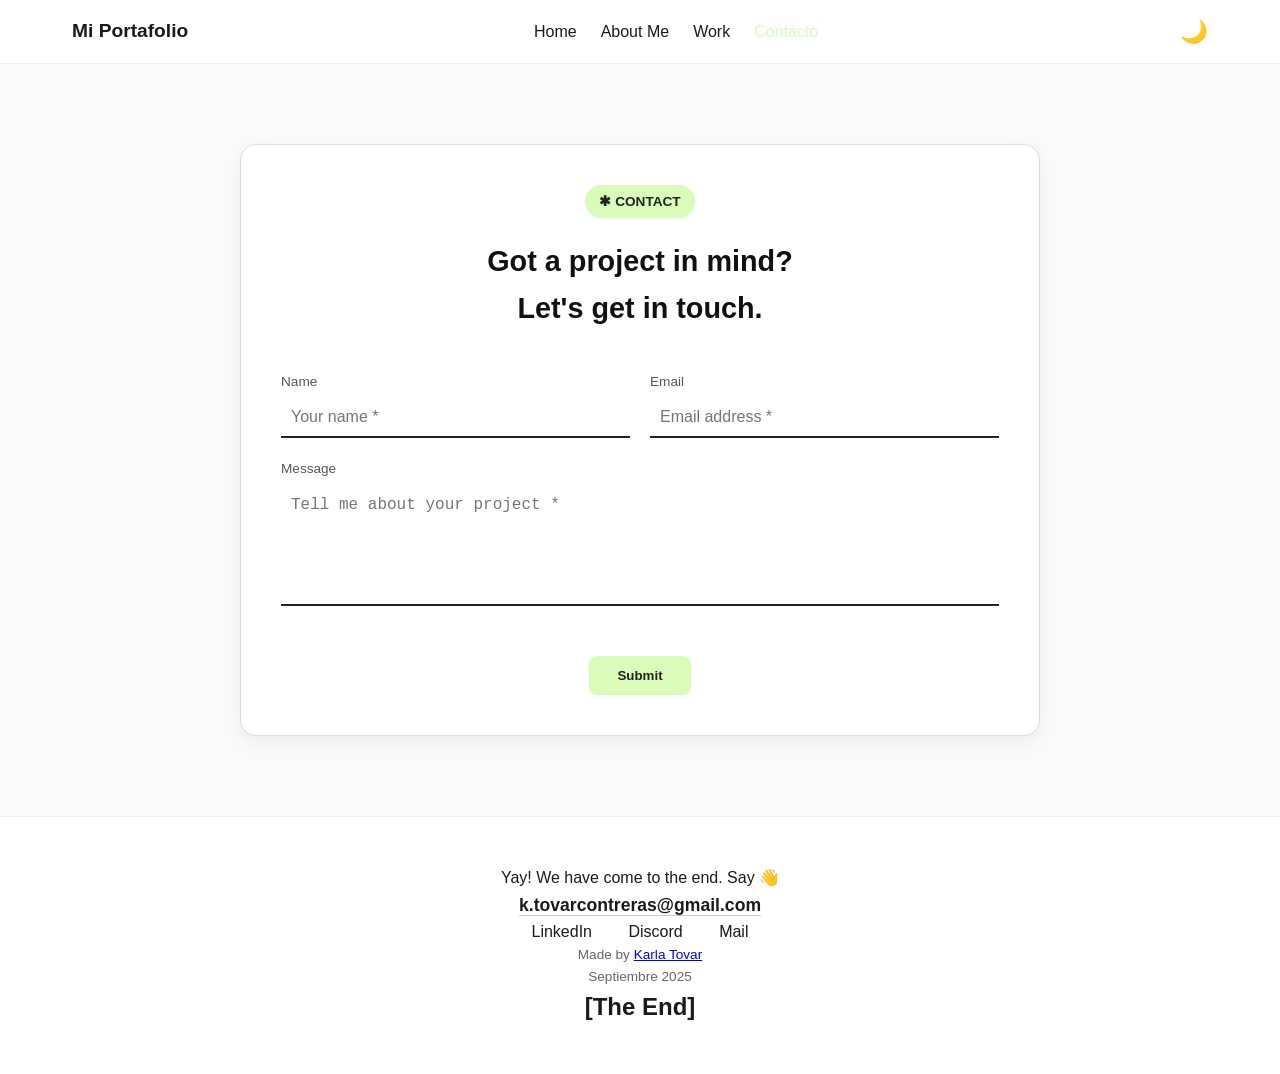
<file: contact.html>
<!DOCTYPE html>
<html lang="es">
<head>
  <meta charset="UTF-8">
  <meta name="viewport" content="width=device-width, initial-scale=1.0">
  <title>Contacto</title>
  <link rel="stylesheet" href="css/styles.css">
</head>
<body>
  <header>
    <nav class="navbar">
      <div class="logo">Mi Portafolio</div>
      <ul class="nav-links" id="navLinks">
        <li><a href="index.html">Home</a></li>
        <li><a href="about.html">About Me</a></li>
        <li><a href="work.html">Work</a></li>
        <li><a href="contact.html" class="active">Contacto</a></li>
      </ul>
      <button class="menu-toggle" id="menuToggle">
        <span></span><span></span><span></span>
      </button>
      <button class="dark-btn" id="darkBtn">🌙</button>
    </nav>
  </header>

  <section class="contact fade-in">
    <div class="contact-box">
      <h2 class="contact-title">✱ CONTACT</h2>
      <h3 class="contact-subtitle">Got a project in mind?<br>Let's get in touch.</h3>
  
      <form class="contact-form">
        <div class="form-group">
          <label for="name">Name</label>
          <input type="text" id="name" placeholder="Your name *" required>
        </div>
  
        <div class="form-group">
          <label for="email">Email</label>
          <input type="email" id="email" placeholder="Email address *" required>
        </div>
  
        <div class="form-group full-width">
          <label for="message">Message</label>
          <textarea id="message" placeholder="Tell me about your project *" required></textarea>
        </div>
  
        <div class="form-submit">
          <button type="submit">Submit</button>
        </div>
      </form>
    </div>
  </section>
  

  <footer>
    <div class="footer-top">
      <p>Yay! We have come to the end. Say 👋</p>
      <a href="mailto:tuemail@gmail.com" class="footer-email">k.tovarcontreras@gmail.com</a>
    </div>
    <div class="footer-links">
      <a href="#">LinkedIn</a>
      <a href="#">Discord</a>
      <a href="#">Mail</a>
    </div>
    <div class="footer-meta">
      <p>Made by <a href="#">Karla Tovar</a></p>
      <p>Septiembre 2025</p>
    </div>
    <div class="footer-end">
      <h2>[The End]</h2>
    </div>
  </footer>

  <script src="js/script.js"></script>
</body>
</html>
</file>
<file: css/styles.css>
/* ========= RESET ========= */
* {
  margin: 0;
  padding: 0;
  box-sizing: border-box;
}
body {
  font-family: 'Inter', sans-serif;
  color: #1a1a1a;
  line-height: 1.6;
  background-color: #fdfdfd;
}

/* ========= NAVBAR ========= */
header {
  width: 100%;
  background: #ffffff;
  border-bottom: 1px solid #eee;
  position: sticky;
  top: 0;
  z-index: 100;
}
.navbar {
  max-width: 1200px;
  margin: auto;
  padding: 1rem 2rem;
  display: flex;
  justify-content: space-between;
  align-items: center;
}
.logo {
  font-weight: 700;
  font-size: 1.2rem;
}
.nav-links {
  display: flex;
  list-style: none;
  gap: 1.5rem;
}
.nav-links a {
  text-decoration: none;
  color: #1a1a1a;
  font-weight: 500;
  transition: color .3s ease;
}
.nav-links a:hover,
.nav-links a.active {
  color: #d9fcb8;
}

/* ========= MENU SANDWICH ========= */
.menu-toggle {
  display: none;
  flex-direction: column;
  justify-content: space-between;
  width: 28px;
  height: 20px;
  background: none;
  border: none;
  cursor: pointer;
}

/* Barras del ícono */
.menu-toggle span {
  display: block;
  height: 3px;
  width: 100%;
  background: #111; /* negro en light mode */
  border-radius: 3px;
  transition: 0.3s ease;
}

/* Animación al cambiar a X */
.menu-toggle.active span:nth-child(1) {
  transform: rotate(45deg) translateY(8px);
}
.menu-toggle.active span:nth-child(2) {
  opacity: 0;
}
.menu-toggle.active span:nth-child(3) {
  transform: rotate(-45deg) translateY(-8px);
}

/* Responsive menú */
@media (max-width: 768px) {
  .menu-toggle { display: flex; }
  .nav-links {
    position: absolute;
    top: 70px;
    right: 20px;
    background: #fff;
    flex-direction: column;
    gap: 1rem;
    padding: 1rem 2rem;
    border: 1px solid #eee;
    border-radius: 12px;
    box-shadow: 0 4px 12px rgba(0,0,0,0.1);
    display: none;
  }
  .nav-links.show { display: flex; }
}

/* === DARK MODE (menu sandwich) === */
body.dark .menu-toggle span {
  background: #d9fcb8; /* verde claro en dark mode */

}


/* ========= HERO ========= */
.hero {
  max-width: 800px;
  margin: 5rem auto;
  padding: 2rem;
  text-align: center;
}
.hero h1 {
  font-size: 2.2rem;
  font-weight: 700;
  line-height: 1.3;
  color: #064e3b;
}
.hero .highlight { color: #d9fcb8; }
.hero .subtitle {
  font-size: 0.95rem;
  color: #6b7280;
  margin-top: 0.5rem;
}

/* ========= HERO NUEVO ========= */
.hero {
  max-width: 800px;
  margin: 5rem auto;
  padding: 2rem;
  text-align: center;
}

.hero-header {
  display: flex;
  flex-direction: column;
  align-items: center;
  gap: 1rem;
}

.hero-avatar {
  width: 100px;
  height: 100px;
  background: #d9fcb8; /* verde claro */
  border-radius: 50%;
  display: flex;
  align-items: center;
  justify-content: center;
  overflow: hidden;
}

.hero-avatar img {
  width: 90%;
  height: 90%;
  object-fit: cover;
  border-radius: 50%;
}

.hero h1 {
  font-size: 2.2rem;
  font-weight: 700;
  line-height: 1.3;
  color: #064e3b; /* verde oscuro */
}

.hero .line1 .highlight {
  background: #d9fcb8;
  color: #064e3b; /* verde claro */
  border-radius: 20px;
  padding-right: 8px;
}

/* === DARK MODE hero === */
body.dark .line1 .highlight {
  background: #d9fcb8; /* verde claro en dark mode */
  color: #111; 
  border-radius: 20px;
  padding-right: 8px;
}


.hero .subtitle {
  font-size: 0.95rem;
  color: #6b7280; /* gris */
  margin-top: 0.5rem;
}

/* ========= ABOUT ME ========= */
.about-section {
  max-width: 1000px;
  margin: 4rem auto;
  padding: 2rem;
}

.about-section h2 {
  font-size: 1.5rem;
  margin-bottom: 1.5rem;
  color: #064e3b;
}

.about-card {
  display: flex;
  gap: 2rem;
  background: #f9fafb;
  border-radius: 12px;
  padding: 1.5rem;
  box-shadow: 0 4px 10px rgba(0, 0, 0, 0.05);
}

.about-image {
  flex: 1;
  position: relative;
}

.about-image img {
  width: 100%;
  border-radius: 10px;
  object-fit: cover;
}

.about-icons {
  display: flex;
  justify-content: center;
  gap: 1rem;
  margin-top: 0.8rem;
}

.about-icons a {
  font-size: 1.2rem;
  color: #16a34a;;
  transition: color 0.3s ease;
}

.about-icons a:hover {
  color: #064e3b;
}

.about-content {
  flex: 2;
  display: flex;
  flex-direction: column;
  justify-content: center;
}

.about-content h3 {
  font-size: 1.8rem;
  font-weight: bold;
  color: #064e3b;
}

.about-content .role {
  font-size: 1rem;
  color: #6b7280;
  margin-bottom: 1rem;
}

.about-content p {
  margin-bottom: 1rem;
  color: #374151;
  line-height: 1.6;
}

.about-content .signature {
  font-style: italic;
  color: #9ca3af;
  margin-bottom: 1.5rem;
}

.btn-primary {
  display: inline-block;
  padding: 0.8rem 1.5rem;
  background: #d9fcb8;
  color: #111;
  font-weight: 600;
  border-radius: 8px;
  text-decoration: none;
  transition: background 0.3s ease;
}

.btn-primary:hover


/* === ABOUT PAGE === */
.about {
  padding: 60px 20px;
  max-width: 1100px;
  margin: 0 auto;
}

.about h2 {
  text-align: center;
  margin-bottom: 40px;
  font-size: 2rem;
  color: var(--text-color);
}

.about-box {
  display: flex;
  flex-wrap: wrap;
  gap: 30px;
  background: var(--bg-light, #fff);
  border-radius: 12px;
  box-shadow: 0 4px 20px rgba(0, 0, 0, 0.08);
  padding: 30px;
  align-items: center;
}

.about-text {
  flex: 1 1 50%;
  color: var(--text-color);
}

.about-text h4 {
  font-size: 1rem;
  color: var(--accent-color, #888);
  margin-bottom: 15px;
}

.about-text p {
  margin-bottom: 15px;
  line-height: 1.6;
}

.about-text blockquote {
  margin-top: 25px;
  padding-left: 20px;
  border-left: 4px solid var(--primary-color, #555);
  font-style: italic;
  color: #555;
}

.about-text .quote {
  display: block;
  font-weight: 600;
  font-size: 1.1rem;
  margin-bottom: 5px;
}

.about-text .author {
  font-size: 0.9rem;
  color: #777;
}

.about-photo {
  flex: 1 1 40%;
  text-align: center;
}

.about-photo img {
  max-width: 100%;
  border-radius: 12px;
  object-fit: cover;
  box-shadow: 0 4px 12px rgba(0, 0, 0, 0.1);
}

/* Responsive */
@media (max-width: 768px) {
  .about-box {
    flex-direction: column;
    text-align: center;
  }
  .about-text {
    flex: 1 1 100%;
  }
  .about-photo {
    flex: 1 1 100%;
  }
}

/* Featured Projects (styled like Experience in about.html) */
.experience-list {
  display: flex;
  flex-direction: column;
  gap: 20px;
}

.experience-card {
  background: #fff;
  border-radius: 12px;
  padding: 20px;
  box-shadow: 0 4px 12px rgba(0,0,0,0.05);
  display: flex;
  justify-content: space-between;
  align-items: flex-start;
  flex-wrap: wrap;
}

.experience-card.highlight {
  background: #d9fcb8; /* green highlight */
}

.experience-info {
  flex: 1 1 40%;
}

.experience-info h3 {
  font-size: 1.2rem;
  font-weight: 700;
  margin-bottom: 5px;
  color: #064420;
}

.experience-info .role {
  font-size: 0.95rem;
  color: #444;
  margin-bottom: 10px;
}

.meta {
  display: flex;
  gap: 10px;
  flex-wrap: wrap;
}

.meta span {
  background: #f0f0f0;
  padding: 5px 12px;
  border-radius: 20px;
  font-size: 0.85rem;
  color: #333;
}

.experience-card.highlight .meta span {
  background: #c7f7a6;
}

.experience-details {
  flex: 1 1 55%;
}

.experience-details ul {
  margin: 0;
  padding-left: 20px;
}

.experience-details li {
  margin-bottom: 8px;
  font-size: 0.95rem;
  color: #333;
  line-height: 1.5;
}

/* ========= INDEX Featured Projects ========= */
.work {
  padding: 60px 20px;
  max-width: 1200px;
  margin: 0 auto;
}
.work h2 {
  text-align: center;
  font-size: 2rem;
  margin-bottom: 40px;
  color: #064e3b;
}
.projects-grid {
  display: grid;
  grid-template-columns: repeat(auto-fit, minmax(320px, 1fr));
  gap: 30px;
}
.projects-grid .project-card {
  background: #fff;
  border-radius: 16px;
  overflow: hidden;
  box-shadow: 0 6px 18px rgba(0,0,0,0.06);
  transition: transform 0.3s, box-shadow 0.3s;
  display: flex;
  flex-direction: column;
}
.projects-grid .project-card:hover {
  transform: translateY(-5px);
  box-shadow: 0 10px 22px rgba(0,0,0,0.08);
}
.projects-grid .project-card img {
  width: 100%;
  height: 220px;
  object-fit: cover;
}
.projects-grid .project-content { padding: 20px; }
.projects-grid .project-category {
  font-size: 0.9rem;
  font-weight: 600;
  color: #064e3b;
  margin-bottom: 10px;
}
.projects-grid .project-content h3 {
  font-size: 1.3rem;
  margin-bottom: 10px;
  color: #111;
}
.projects-grid .tags span {
  display: inline-block;
  background: #f1f5f3;
  color: #064e3b;
  font-size: 0.8rem;
  padding: 5px 10px;
  border-radius: 6px;
  margin-right: 6px;
}
.projects-grid .card-btn {
  background: #d9fcb8;
  color: #111;
  padding: 10px 18px;
  border-radius: 8px;
  font-weight: 600;
  text-decoration: none;
}
.projects-grid .card-btn:hover { background: #c4f5a3; }

/* ========= WORK Featured Projects ========= */
.projects-section {
  padding: 60px 20px;
  max-width: 1100px;
  margin: 4rem auto;
}
.projects-section h2 {
  font-size: 2rem;
  text-align: center;
  margin-bottom: 2.5rem;
  font-weight: 700;
  color: #064e3b;
}
.projects-list {
  display: flex;
  flex-direction: column;
  gap: 2rem;
}
.project-card.enhanced {
  background: #fff;
  border: 1px solid #e5e7eb;
  border-radius: 12px;
  display: flex;
  flex-direction: row;
  overflow: hidden;
  padding: 1.5rem;
  gap: 1.5rem;
  transition: transform 0.3s ease, box-shadow 0.3s ease;
}
.project-card.enhanced:hover {
  transform: translateY(-4px);
  box-shadow: 0 6px 16px rgba(0,0,0,0.08);
}
.project-image { flex: 1; max-width: 280px; }
.project-image img { width: 100%; height: 100%; object-fit: cover; }
.project-content { flex: 2; display: flex; flex-direction: column; }
.project-category {
  font-size: 0.85rem;
  font-weight: 600;
  color: #6b7280;
  text-transform: uppercase;
  margin-bottom: 0.5rem;
}
.project-content h3 {
  font-size: 1.25rem;
  font-weight: 700;
  margin-bottom: 0.75rem;
  color: #111;
}
.project-content p { color: #374151; margin-bottom: 1rem; }
.project-tags {
  display: flex;
  gap: 0.5rem;
  flex-wrap: wrap;
  margin-bottom: 1rem;
}
.project-tags span {
  background: #f3f4f6;
  color: #374151;
  font-size: 0.8rem;
  padding: 0.25rem 0.75rem;
  border-radius: 999px;
  font-weight: 500;
}
.project-content .btn {
  align-self: flex-start;
  padding: 0.6rem 1.2rem;
  background: #d9fcb8;
  color: #111;
  font-weight: 600;
  border-radius: 8px;
  text-decoration: none;
}
.project-content .btn:hover { background: #c4f5a3; }

/* ========= FOOTER ========= */
footer {
  padding: 3rem 2rem;
  background: #fff;
  text-align: center;
  border-top: 1px solid #eee;
  color: #1a1a1a;
}
.footer-email {
  font-weight: bold;
  font-size: 1.1rem;
  color: #1a1a1a;
  text-decoration: none;
  border-bottom: 1px solid #ccc;
}
.footer-email:hover { color: #d9fcb8; border-color: #d9fcb8; }
.footer-links a {
  margin: 0 1rem;
  color: #1a1a1a;
  font-weight: 500;
  text-decoration: none;
}
.footer-links a:hover { color: #d9fcb8; }
.footer-meta { font-size: 0.85rem; color: #666; }

/* ========= DARK MODE ========= */
.dark-btn {
  background: none;
  border: none;
  font-size: 1.4rem;
  cursor: pointer;
  margin-left: 1rem;
}
body.dark {
  background: #1a1a1a;
  color: #f3f4f6;
}
body.dark header { background: #111; border-bottom: 1px solid #333; }
body.dark .nav-links a { color: #d9fcb8; }
body.dark h1, body.dark h2 { color: #fff; }

/* Index Projects */
body.dark .projects-grid .project-card { background: #111; border: 1px solid #333; }
body.dark .projects-grid .project-category { color: #d9fcb8; }
body.dark .projects-grid .project-content h3 { color: #fff; }
body.dark .projects-grid .project-content p { color: #d1d5db; }
body.dark .projects-grid .card-btn { background: #d9fcb8; color: #111; }

/* Work Projects */
body.dark .projects-list .project-card.enhanced { background: #111; border: 1px solid #333; }
body.dark .projects-list .project-category { color: #d9fcb8; }
body.dark .projects-list h3 { color: #fff; }
body.dark .projects-list p { color: #d1d5db; }
body.dark .projects-list .project-tags span {
  background: #222;
  color: #d9fcb8;
}
body.dark .projects-list .btn { background: #d9fcb8; color: #111; }

/* Footer Dark */
body.dark footer { background: #000; color: #fff; }
body.dark .footer-links a { color: #fff; }
body.dark .footer-links a:hover { color: #d9fcb8; }
body.dark .footer-email { color: #fff; border-color: #d9fcb8; }

/* === CONTACT === */
.contact {
  padding: 80px 20px;
  background: #f8f9f8;
  display: flex;
  justify-content: center;
  align-items: center;
}

.contact-box {
  background: #fff;
  border: 1px solid #ddd;
  border-radius: 16px;
  max-width: 800px;
  width: 100%;
  padding: 40px;
  text-align: center;
  box-shadow: 0 6px 18px rgba(0,0,0,0.05);
}

.contact-title {
  display: inline-block;
  background: #d9fcb8;
  color: #222;
  font-size: 0.85rem;
  font-weight: bold;
  border-radius: 20px;
  padding: 6px 14px;
  margin-bottom: 20px;
}

.contact-subtitle {
  font-size: 1.8rem;
  font-weight: 700;
  margin-bottom: 40px;
  color: #111;
}

.contact-form {
  display: flex;
  flex-wrap: wrap;
  gap: 20px;
  justify-content: space-between;
}

.form-group {
  flex: 1 1 45%;
  display: flex;
  flex-direction: column;
  text-align: left;
}

.form-group.full-width {
  flex: 1 1 100%;
}

.form-group label {
  font-size: 0.85rem;
  color: #555;
  margin-bottom: 6px;
}

.form-group input,
.form-group textarea {
  border: none;
  border-bottom: 2px solid #222;
  padding: 10px;
  font-size: 1rem;
  transition: border-color 0.2s ease;
  background: transparent;
}

.form-group input:focus,
.form-group textarea:focus {
  outline: none;
  border-color: #d9fcb8; /* Verde acento */
}

.form-group textarea {
  resize: none;
  height: 120px;
}

.form-submit {
  flex: 1 1 100%;
  display: flex;
  justify-content: center;
  margin-top: 30px;
}

.form-submit button {
  background: #d9fcb8;
  color: #222;
  font-weight: bold;
  padding: 12px 28px;
  border: none;
  border-radius: 8px;
  cursor: pointer;
  transition: background 0.2s ease;
}

.form-submit button:hover {
  background: #d9fcb8; /* Verde más oscuro al hover */
}

/* === ABOUT PAGE === */
.about {
  padding: 60px 20px;
  max-width: 1100px;
  margin: 0 auto;
}

.about h2 {
  text-align: center;
  margin-bottom: 40px;
  font-size: 2rem;
  color: var(--text-color);
}

.about-box {
  display: flex;
  flex-wrap: wrap;
  gap: 30px;
  background: var(--bg-light, #fff);
  border-radius: 12px;
  box-shadow: 0 4px 20px rgba(0, 0, 0, 0.08);
  padding: 30px;
  align-items: center;
}

.about-text {
  flex: 1 1 50%;
  color: var(--text-color);
}

.about-text h4 {
  font-size: 1rem;
  color: var(--accent-color, #888);
  margin-bottom: 15px;
}

.about-text p {
  margin-bottom: 15px;
  line-height: 1.6;
}

.about-text blockquote {
  margin-top: 25px;
  padding-left: 20px;
  border-left: 4px solid var(--primary-color, #555);
  font-style: italic;
  color: #555;
}

.about-text .quote {
  display: block;
  font-weight: 600;
  font-size: 1.1rem;
  margin-bottom: 5px;
}

.about-text .author {
  font-size: 0.9rem;
  color: #777;
}

.about-photo {
  flex: 1 1 40%;
  text-align: center;
}

.about-photo img {
  max-width: 100%;
  border-radius: 12px;
  object-fit: cover;
  box-shadow: 0 4px 12px rgba(0, 0, 0, 0.1);
}

/* Responsive */
@media (max-width: 768px) {
  .about-box {
    flex-direction: column;
    text-align: center;
  }
  .about-text {
    flex: 1 1 100%;
  }
  .about-photo {
    flex: 1 1 100%;
  }
}

/* Featured Projects (styled like Experience in about.html) */
.experience-list {
  display: flex;
  flex-direction: column;
  gap: 20px;
}

.experience-card {
  background: #fff;
  border-radius: 12px;
  padding: 20px;
  box-shadow: 0 4px 12px rgba(0,0,0,0.05);
  display: flex;
  justify-content: space-between;
  align-items: flex-start;
  flex-wrap: wrap;
}

.experience-card.highlight {
  background: #d9fcb8; /* green highlight */
}

.experience-info {
  flex: 1 1 40%;
}

.experience-info h3 {
  font-size: 1.2rem;
  font-weight: 700;
  margin-bottom: 5px;
  color: #064420;
}

.experience-info .role {
  font-size: 0.95rem;
  color: #444;
  margin-bottom: 10px;
}

.meta {
  display: flex;
  gap: 10px;
  flex-wrap: wrap;
}

.meta span {
  background: #f0f0f0;
  padding: 5px 12px;
  border-radius: 20px;
  font-size: 0.85rem;
  color: #333;
}

.experience-card.highlight .meta span {
  background: #c7f7a6;
}

.experience-details {
  flex: 1 1 55%;
}

.experience-details ul {
  margin: 0;
  padding-left: 20px;
}

.experience-details li {
  margin-bottom: 8px;
  font-size: 0.95rem;
  color: #333;
  line-height: 1.5;
}

/* === EDUCATION === */
.education {
  padding: 60px 20px;
  max-width: 1100px;
  margin: 0 auto;
}

.education h2 {
  text-align: center;
  margin-bottom: 30px;
  font-size: 2rem;
}

.education-container {
  display: flex;
  flex-direction: column;
  gap: 15px;
}

.edu-card {
  background: #fff;
  border: 1px solid #eee;
  border-radius: 12px;
  padding: 20px;
  box-shadow: 0 3px 12px rgba(0, 0, 0, 0.05);
}

.edu-role {
  display: block;
  font-size: 0.85rem;
  color: #888;
  margin-bottom: 5px;
}

.edu-card h3 {
  font-size: 1.1rem;
  margin-bottom: 3px;
  font-weight: 600;
}

.edu-card p {
  font-size: 0.95rem;
  color: #555;
}

/* Responsive */
@media (max-width: 768px) {
  .edu-card {
    padding: 15px;
  }
}

/* === SOFTWARE === */
.software {
  padding: 60px 20px;
  max-width: 1100px;
  margin: 0 auto;
}

.software h2 {
  text-align: center;
  margin-bottom: 30px;
  font-size: 2rem;
}

.software-container {
  display: flex;
  flex-wrap: wrap;
  justify-content: center;
  gap: 20px;
}

.software-card {
  background: #f4f4f4;
  border: 1px solid #ddd;
  border-radius: 12px;
  width: 180px;
  padding: 20px;
  text-align: center;
  transition: transform 0.2s ease-in-out, box-shadow 0.2s;
}

.software-card:hover {
  transform: translateY(-5px);
  box-shadow: 0 6px 16px rgba(0, 0, 0, 0.1);
}

.software-icon {
  width: 60px;
  height: 60px;
  margin: 0 auto 10px;
  display: flex;
  align-items: center;
  justify-content: center;
}

.software-icon img {
  width: 50px;
  height: 50px;
  object-fit: contain;
}

.software-card h3 {
  font-size: 1rem;
  color: #333;
}


/* === WHAT CAN I DO === */
.skills {
  padding: 60px 20px;
  max-width: 1100px;
  margin: 0 auto;
}

.skills h2 {
  text-align: center;
  margin-bottom: 30px;
  font-size: 2rem;
}

.skills-container {
  display: flex;
  flex-direction: column;
  gap: 15px;
}

.skill-card {
  padding: 20px;
  border-radius: 10px;
  font-size: 1rem;
}

.skill-card h3 {
  margin-bottom: 5px;
  font-weight: 700;
}

.skill-card.light {
  background: #e8e8e3;
  color: #333;
}

.skill-card.dark {
  background: #0f3d24;
  color: #fff;
}

.skill-card.accent {
  background: #dfffa3;
  color: #333;
}

/* === EXPERIENCE === */
.experience {
  padding: 60px 20px;
  max-width: 1100px;
  margin: 0 auto;
}

.experience h2 {
  text-align: center;
  margin-bottom: 30px;
  font-size: 2rem;
}

.experience-container {
  display: flex;
  flex-direction: column;
  gap: 20px;
}

.job-card {
  background: #fff;
  border-radius: 12px;
  padding: 20px;
  box-shadow: 0 3px 12px rgba(0, 0, 0, 0.08);
  border: 1px solid #eee;
}

.job-card.highlight {
  background: #eaffc6;
}

.job-header {
  display: flex;
  flex-direction: column;
  margin-bottom: 10px;
}

.job-header h3 {
  font-weight: 700;
  margin-bottom: 2px;
}

.role {
  font-size: 0.9rem;
  color: #666;
}

.job-meta {
  display: flex;
  gap: 10px;
  margin-bottom: 15px;
  flex-wrap: wrap;
}

.tag {
  background: #f3f3f3;
  border-radius: 20px;
  padding: 5px 12px;
  font-size: 0.85rem;
  color: #555;
}

.job-card.highlight .tag {
  background: #d7f8a5;
}

.job-details {
  margin-top: 10px;
  padding-left: 20px;
  color: #444;
}

.job-details li {
  margin-bottom: 8px;
}

/* Responsive */
@media (max-width: 768px) {
  .skills-container {
    gap: 10px;
  }

  .job-card {
    padding: 15px;
  }
}

/* === FIX Education y Experience en Dark Mode === */
body.dark .edu-card,
body.dark .job-card,
body.dark .experience-card {
  color: #111;             /* texto oscuro */
}

body.dark .edu-card h3,
body.dark .job-card h3,
body.dark .job-card p,
body.dark .experience-info h3,

/* ========= DARK MODE ABOUT ========= */
body.dark .about {
  color: #222;
}

body.dark .about h1,
body.dark .about h2 {
  color: #ffffff; /* títulos principales en blanco */
}

body.dark .about p {
  color: #1a1a1a; /* texto base gris claro legible */
}

body.dark .about p strong,
body.dark .about b {
  color: #064e3b; /* resaltar partes importantes con verde claro */
}

body.dark .about em {
  color: #064e3b; /* cursivas en verde más fuerte */
}

body.dark blockquote {
  border-left: 4px solid #111;
  color: #111;
  font-style: italic;
  background: #d9fcb8;
  padding: 1rem;
  border-radius: 0.5rem;
}
body.dark blockquote footer {
  color: #9ca3af; /* autor de la cita en gris medio */
}

/* Ajustes de Education y Experience en Dark Mode */
body.dark .edu-role,
body.dark .edu-role h3,
body.dark .edu-role p,
body.dark .edu-role span {
  color: #111; /* texto oscuro */
}
</file>
